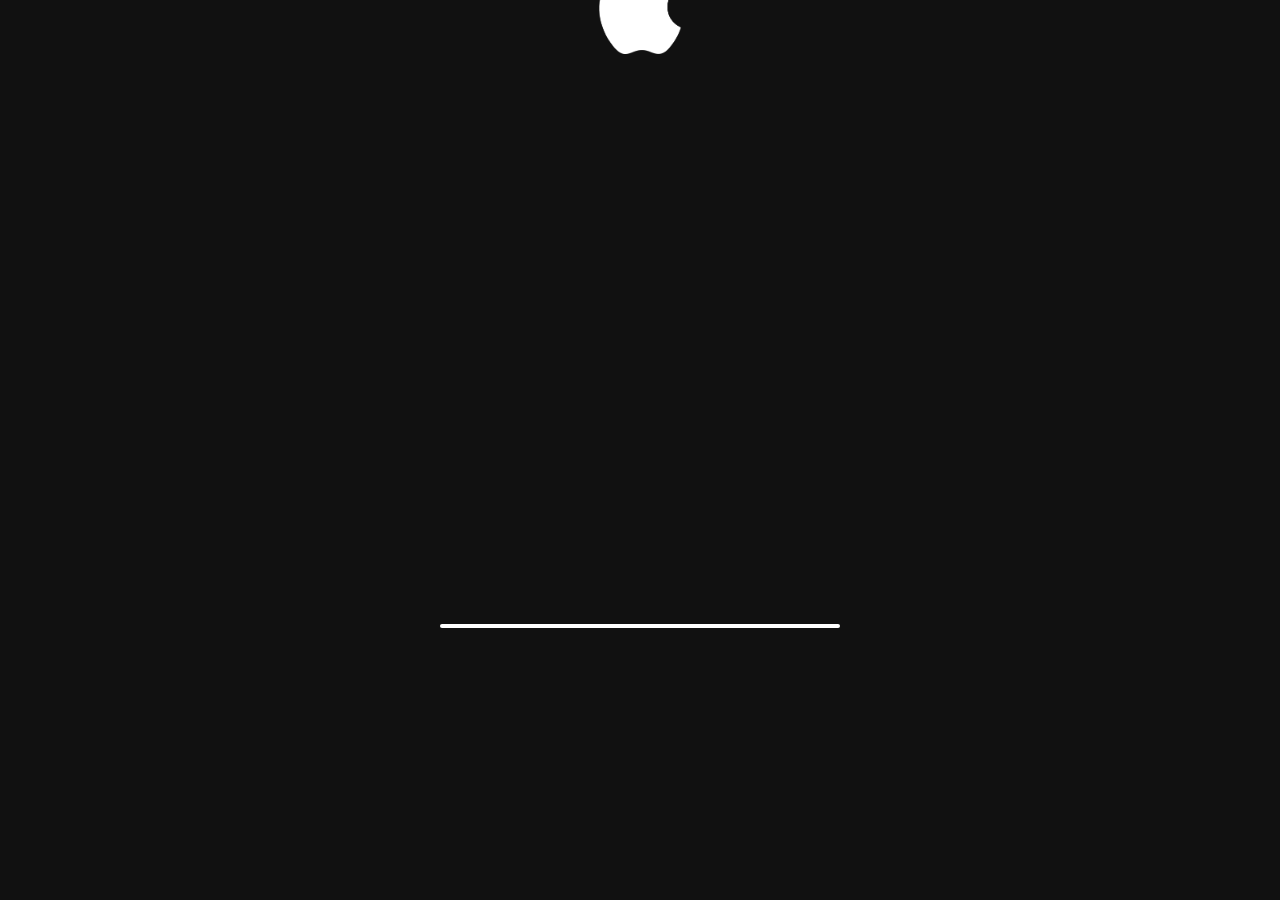
<file: index.html>
<!DOCTYPE html>
<html lang="en">
<head>
  <meta charset="UTF-8">
  <meta name="viewport" content="width=device-width, initial-scale=1.0">
  <title>Apple Loader</title>
  <link rel="stylesheet" href="./style-index.css">
</head>
<body>
  <div class="progress">

  </div>
  <script>
    setTimeout(()=>{
      window.location.href='home.html';
    },15500);
  </script>
  
</body>
</html>
</file>
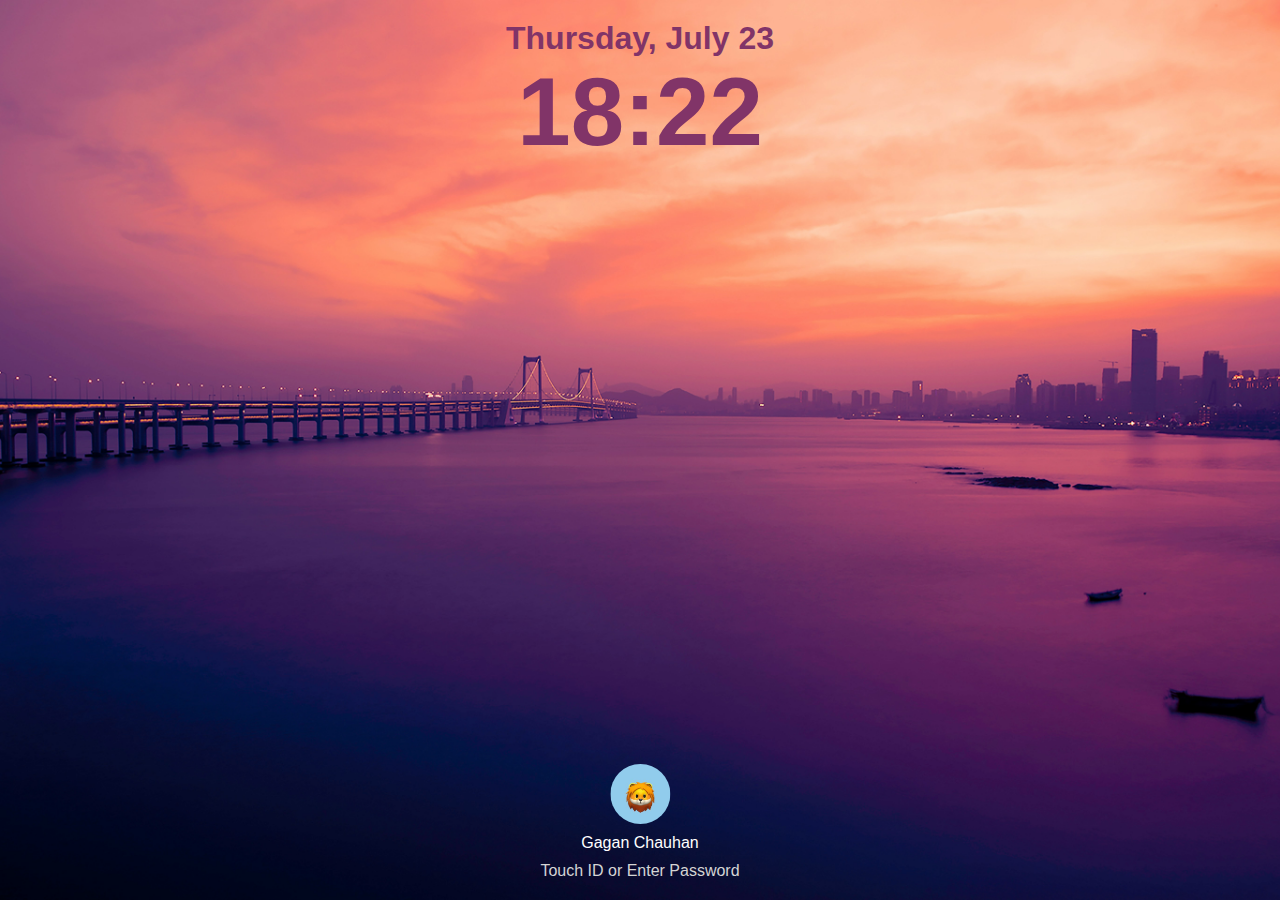
<file: home.html>
<!DOCTYPE html>
<html lang="en">
<head>
  <meta charset="UTF-8">
  <meta name="viewport" content="width=device-width, initial-scale=1.0">
  <title>Document</title>
  <link rel="stylesheet" href="style-home.css">
</head>
<body>
  <div class="bg">

    <div class="date-container">
      <p id="current-date"></p>
      <p id="current-time"></p>
    </div>
<div class="text-password">
  <div class="profile-container">
    <img src="lion-img.jpeg" class="profile-pic" alt="">
  </div>
  <p class="name"> Gagan Chauhan</p>
  <p>Touch ID or Enter Password</p>
</div>
  </div>
  <script src="script.js"></script>
</body>
</html>
</file>
<file: style-index.css>
body{
  background: #111 url("apple-logo.png");
  background-size: 100px 100px;
  background-repeat: no-repeat;
  background-position: center;
  transition: opacity 2s ease-out;
}
.progress{
  width: 400px;
  /* background-color:palevioletred; */
  
  height: 4px;
  position:absolute;
  left:50%;
  bottom: 30vh;
  border-radius: 4px;
  background: rgba(255, 255, 255, 0.5);
  transform: translate(-50%,-50%);
  overflow: hidden;
}

.progress:after{
  content: '';
  display: block;
  width: 100%;
  height: 4px;
  background-color: #fff;
  animation: load 15s linear forwards;
}

@keyframes load{
  0%{
    width: 0;
  }
  10%{
    width: 5%;
  }
  20%{
    width: 15%;
  }

  30%{
    width: 25%;
  }
  40%{
    width: 30%;
  }
  50% {
    width: 44%;
  }
  60%{
    width: 50%;
  }
  70%{
    width: 72%;
  }
  80%{
    width: 84%;
  }
  90%{
    width: 92%;
  }
  100%{
    width: 100%;
  }
}
</file>
<file: style-home.css>
* {
  margin: 0;
  padding: 0;
  box-sizing: border-box; 
}

html, body {
  height: 100%; 
  font-family: -apple-system, BlinkMacSystemFont, "Segoe UI", Roboto, Helvetica, Arial, sans-serif;
}

.bg {
  background-image: url('homepage.jpg'); 
  background-size: cover;       
  background-position: center; 
  background-repeat: no-repeat;
  height: 100vh;               
  width: 100%;
  overflow: hidden;
  position: relative;
}

.text-password {
  position: absolute;
  bottom: 20px;
  left: 50%;
  transform: translateX(-50%);
  text-align: center;
  color: #D4D4D4;
}

.profile-container {
  display: flex;
  justify-content: center;
  margin-bottom: 10px;
}

.name {
  color: white;
  margin-bottom: 10px;
}


.profile-pic {
  width: 60px;     
  height: 60px;
  border-radius: 50%; 
  object-fit: cover; 

}

.date-container {
  text-align: center;
  margin-top: 20px;
  font-size: 2rem;
  color: #813468;
  font-weight: bold;
}
#current-time{
  font-size: 6rem;
}
</file>
